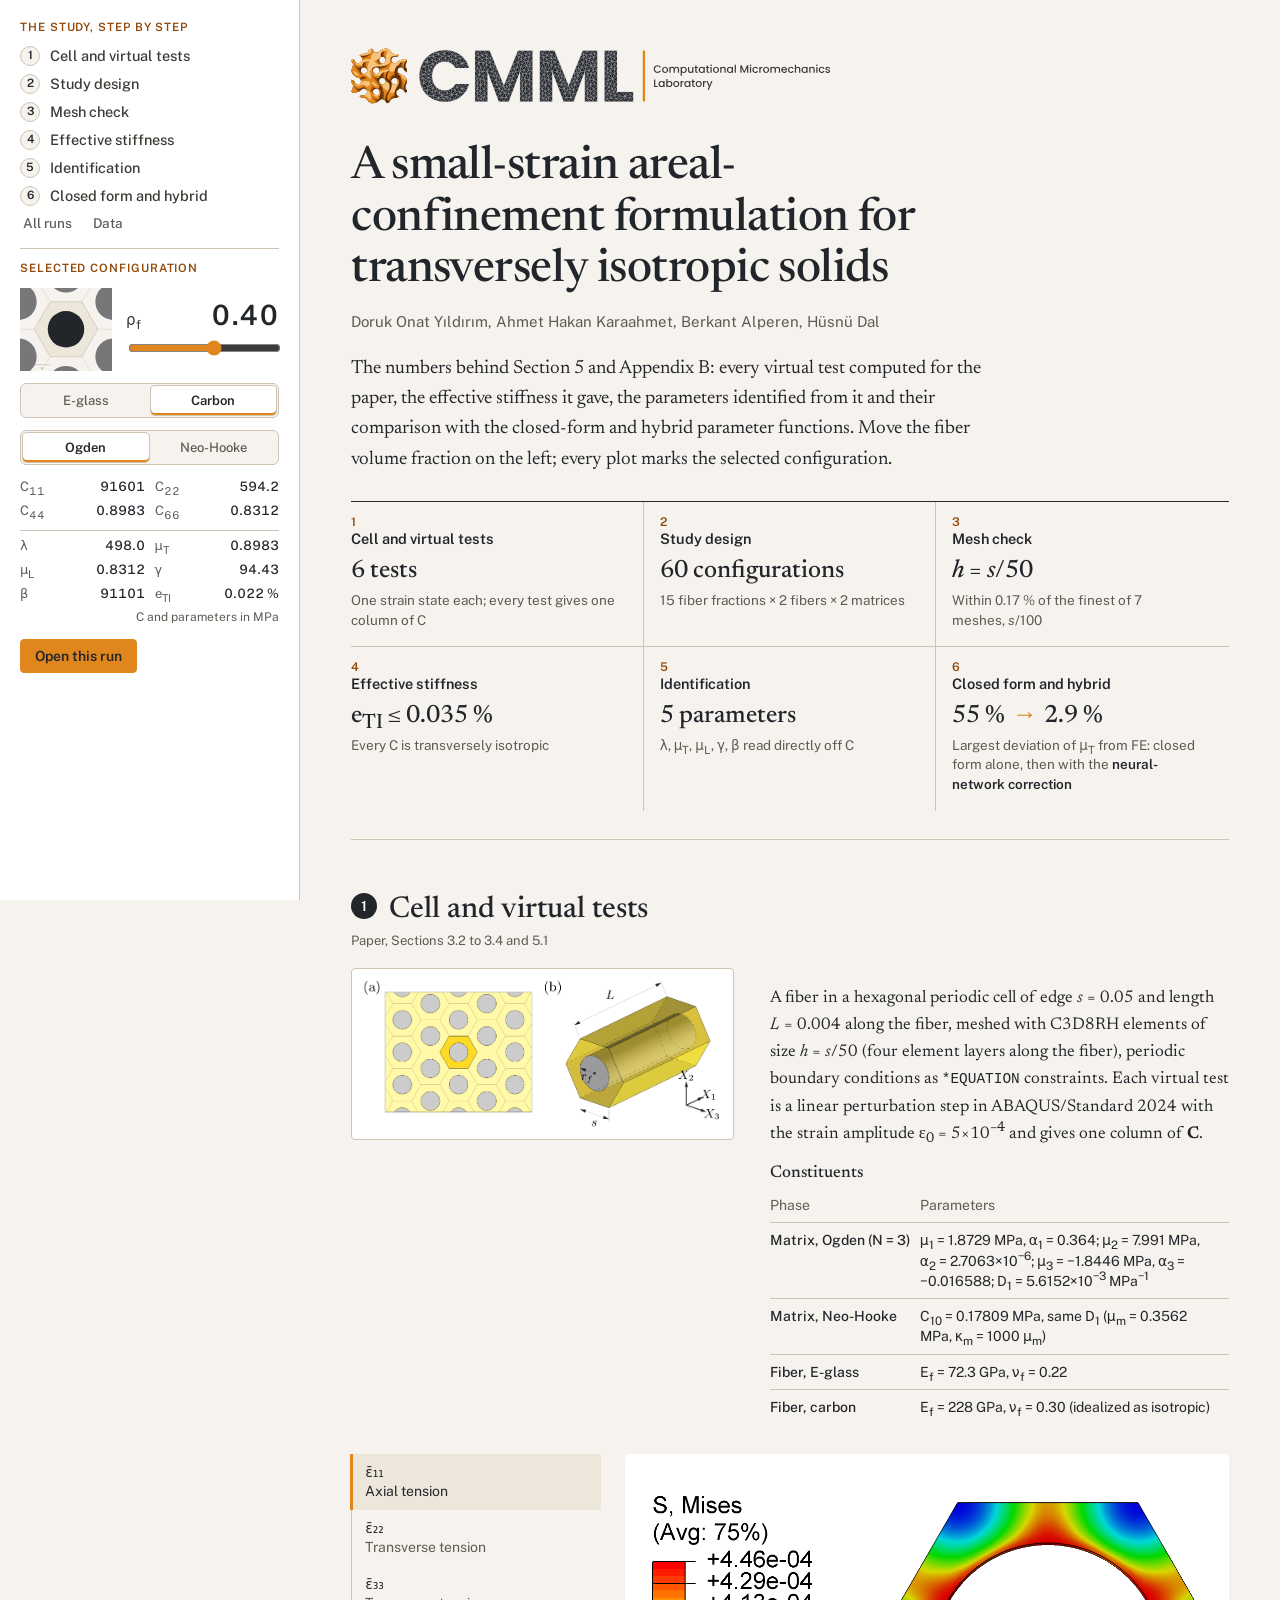
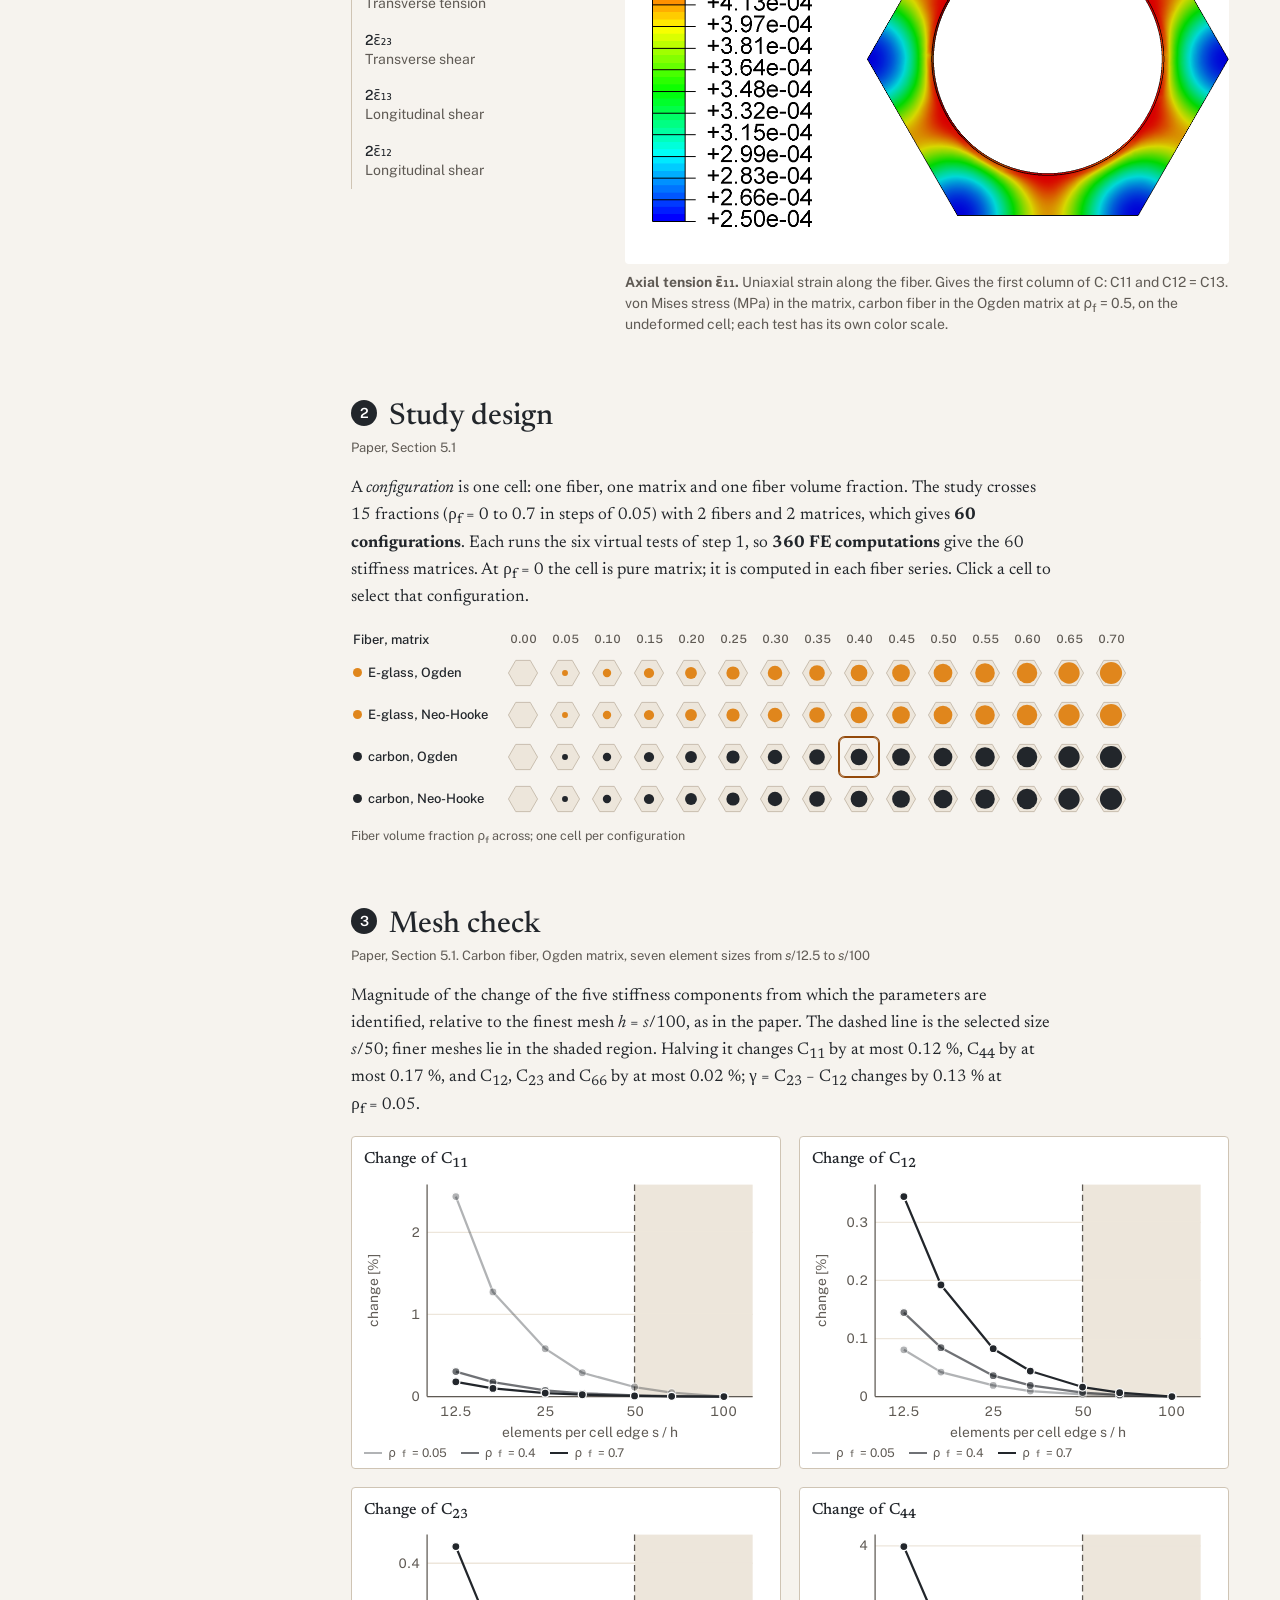
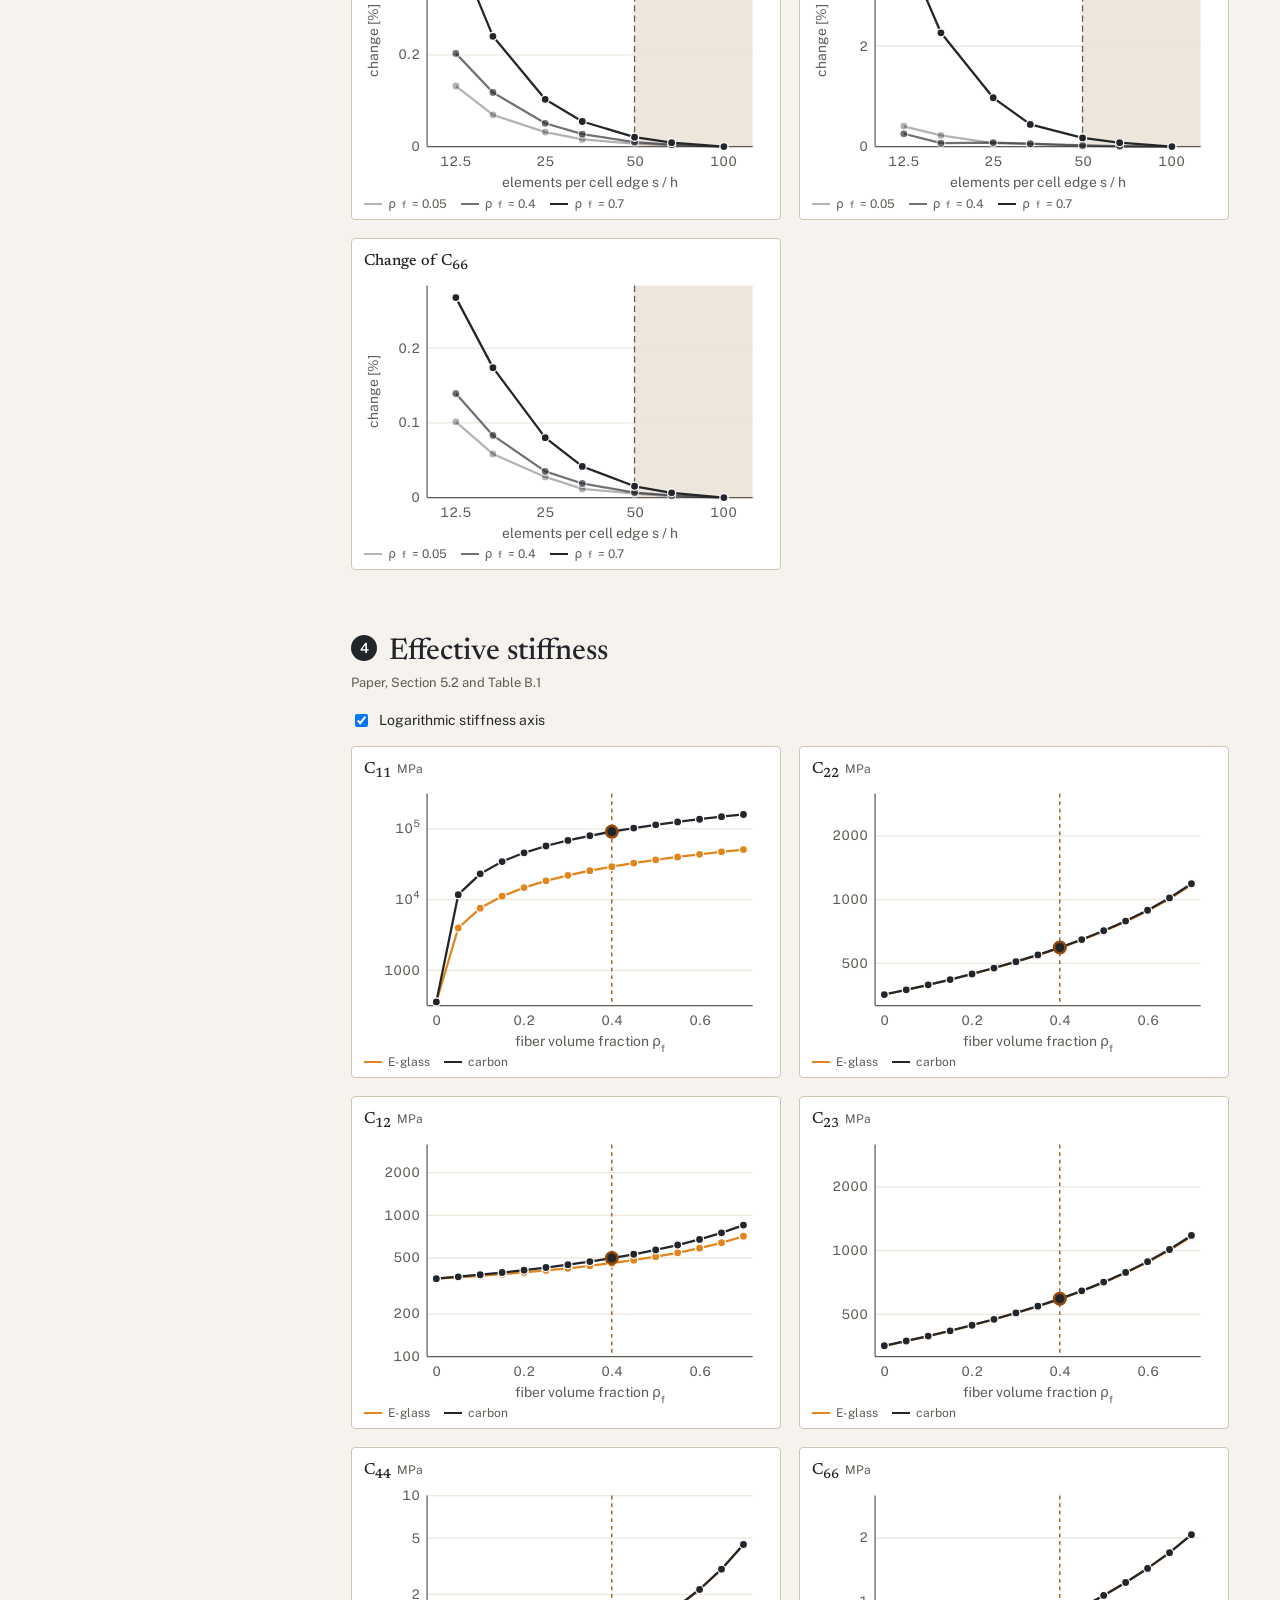
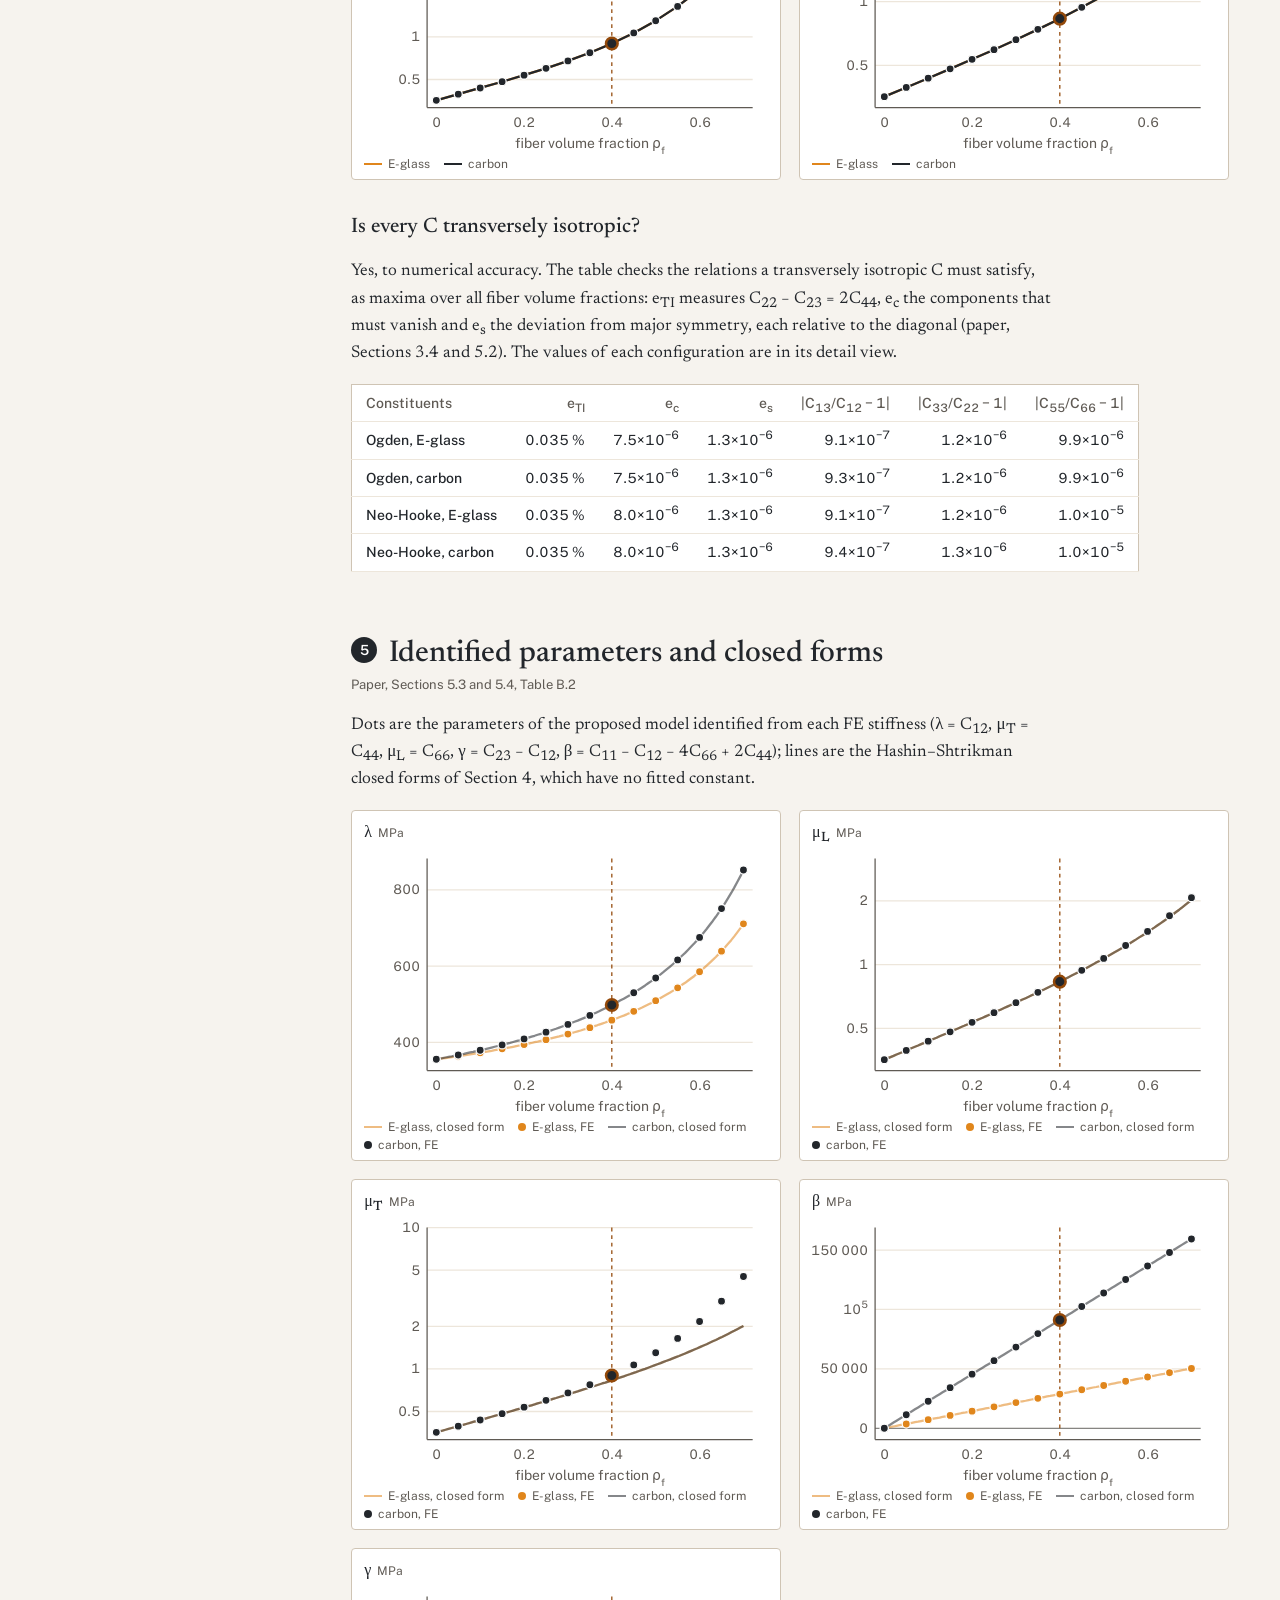
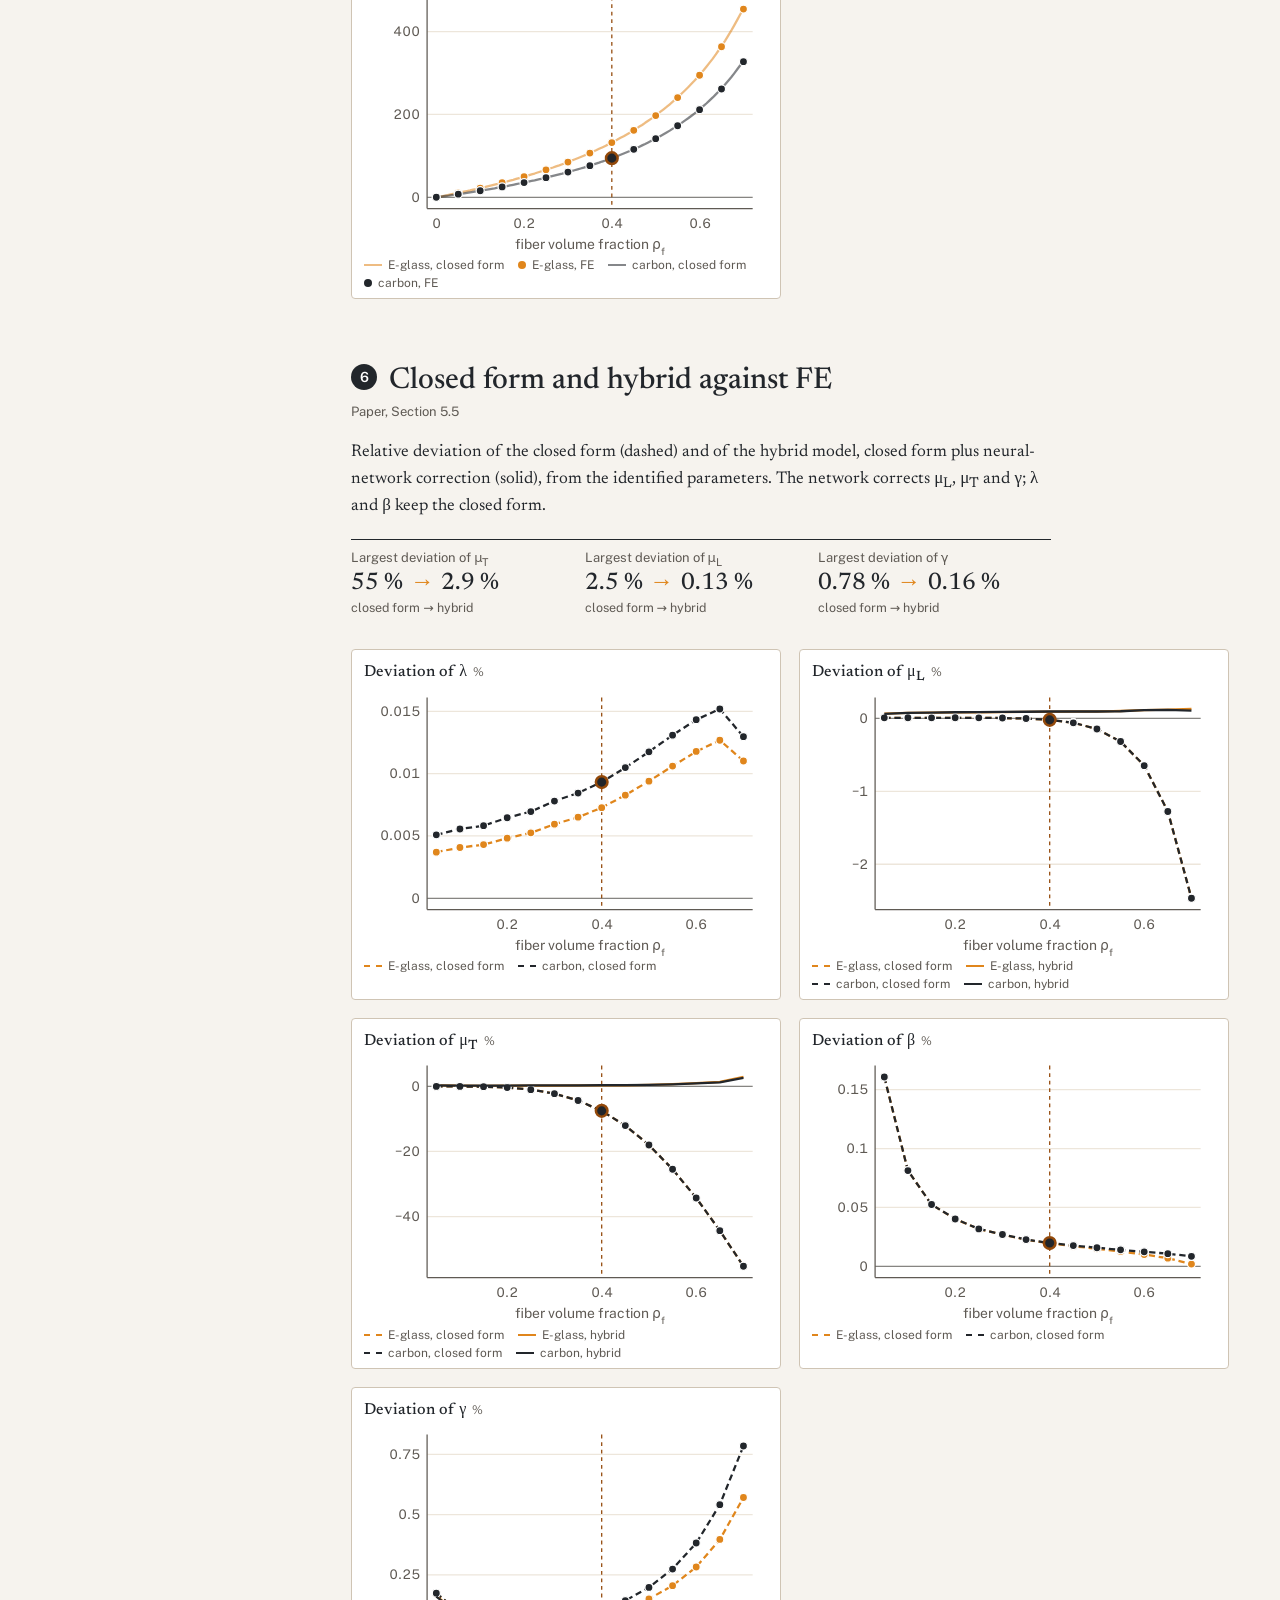
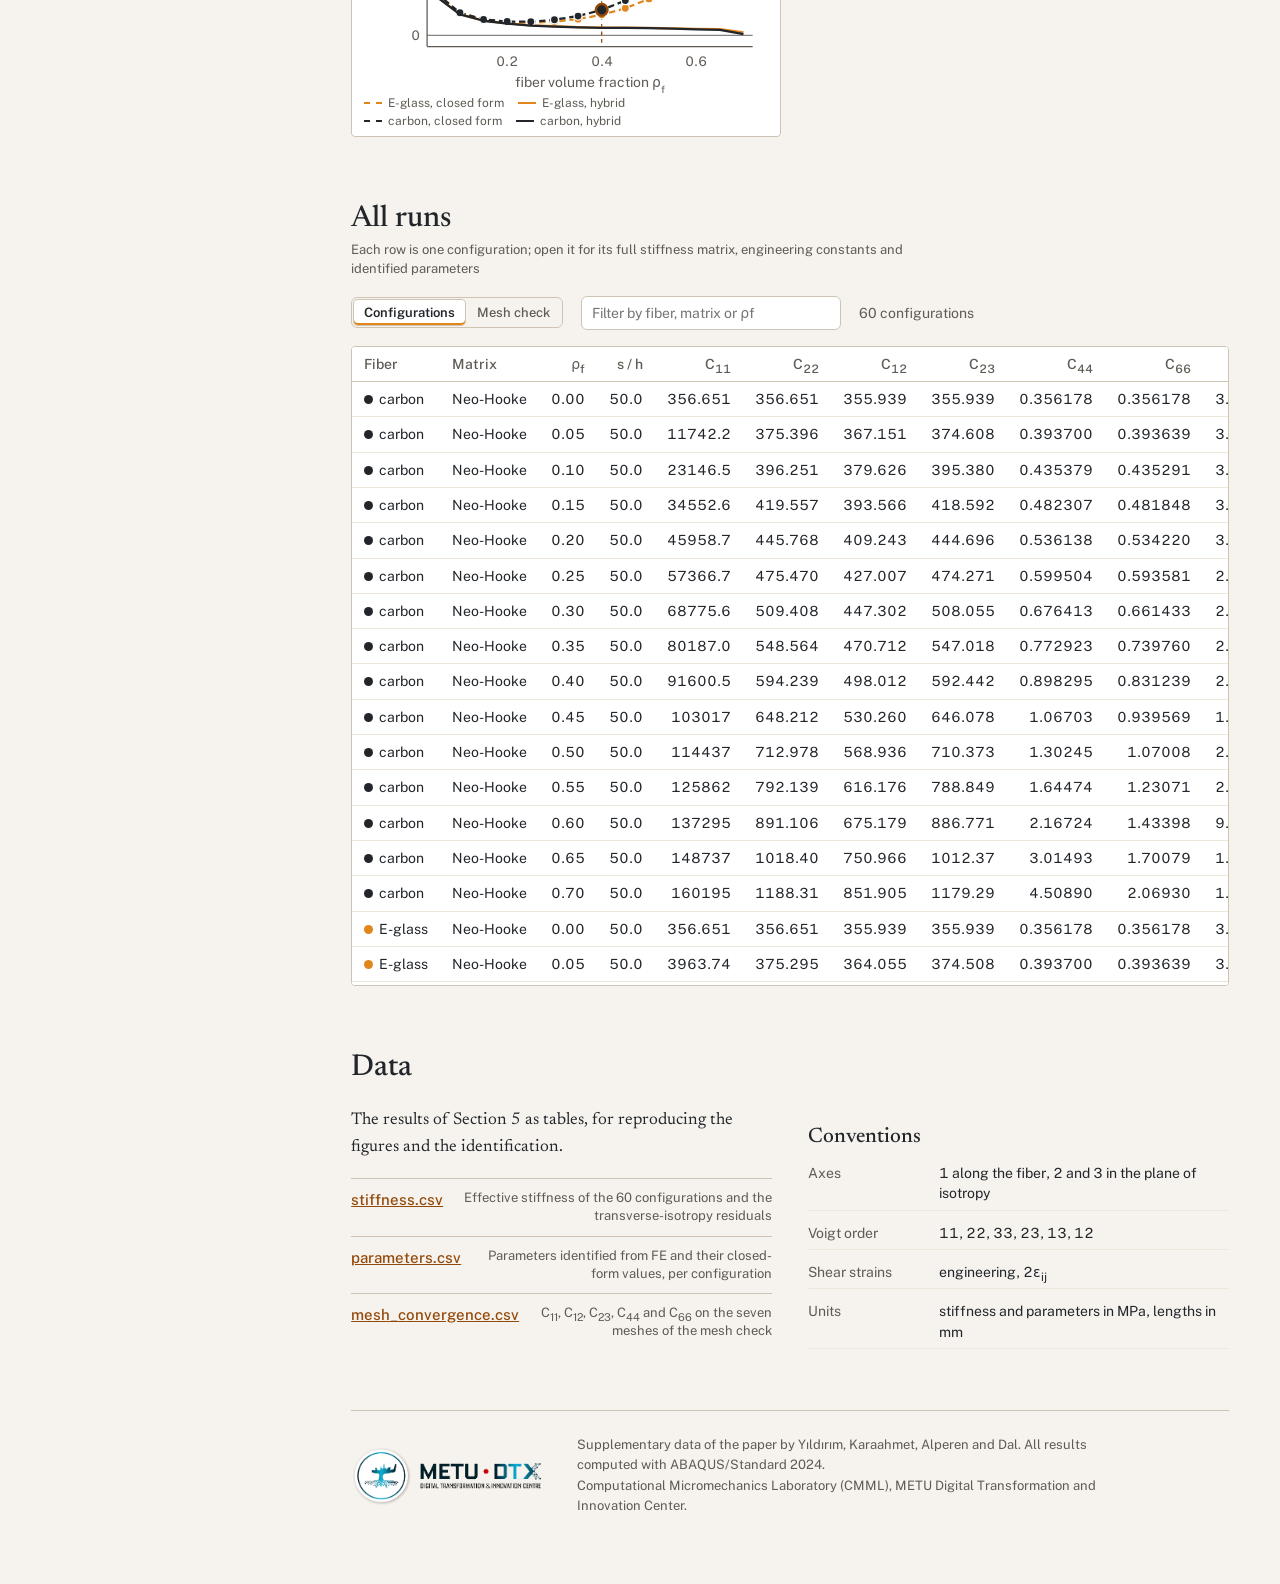
<file: docs/index.html>
<!doctype html>
<html lang="en">
<head>
<meta charset="utf-8">
<meta name="viewport" content="width=device-width, initial-scale=1">
<title>Areal confinement data</title>
<meta name="description" content="Every finite element run, stiffness matrix and identified parameter behind the paper on the areal-confinement formulation for transversely isotropic solids.">
<link rel="preconnect" href="https://fonts.googleapis.com">
<link rel="preconnect" href="https://fonts.gstatic.com" crossorigin>
<link href="https://fonts.googleapis.com/css2?family=Newsreader:ital,opsz,wght@0,6..72,400;0,6..72,500;0,6..72,600;1,6..72,400&family=Public+Sans:wght@400;500;600&display=swap" rel="stylesheet">
<link rel="stylesheet" href="style.css">
<link rel="icon" href="data:image/svg+xml,%3Csvg xmlns='http://www.w3.org/2000/svg' viewBox='-1 -1 2 2'%3E%3Cpolygon points='1,0 .5,.866 -.5,.866 -1,0 -.5,-.866 .5,-.866' fill='%23ede6db' stroke='%23b9ad9b' stroke-width='.08'/%3E%3Ccircle r='.55' fill='%23e0861c'/%3E%3C/svg%3E">
</head>
<body>
<a class="skip" href="#main">Skip to the data</a>

<aside class="rail" aria-label="Selected run">
  <div class="rail-inner">
    <nav class="steps" aria-label="Study steps">
      <p class="rail-title">The study, step by step</p>
      <ol id="step-nav">
        <li><a href="#model"><b>1</b>Cell and virtual tests</a></li>
        <li><a href="#design"><b>2</b>Study design</a></li>
        <li><a href="#mesh"><b>3</b>Mesh check</a></li>
        <li><a href="#stiffness"><b>4</b>Effective stiffness</a></li>
        <li><a href="#parameters"><b>5</b>Identification</a></li>
        <li><a href="#hybrid"><b>6</b>Closed form and hybrid</a></li>
        <li class="aux"><a href="#runs">All runs</a></li>
        <li class="aux"><a href="#data">Data</a></li>
      </ol>
    </nav>
    <p class="rail-title">Selected configuration</p>
    <div class="sel-head">
      <svg id="cell" class="cell" viewBox="-1.45 -1.3 2.9 2.6" role="img" aria-label="Cross-section of the periodic hexagonal cell at the selected fiber volume fraction"></svg>
      <div class="control">
        <label for="rho"><span class="sym">&rho;<sub>f</sub></span></label>
        <output id="rho-out" for="rho">0.40</output>
        <input id="rho" type="range" min="0" max="14" step="1" value="8" aria-label="Fiber volume fraction">
      </div>
    </div>
    <div class="control seg" role="radiogroup" aria-label="Fiber">
      <button type="button" data-fiber="E-glass" role="radio">E-glass</button>
      <button type="button" data-fiber="carbon" role="radio">Carbon</button>
    </div>
    <div class="control seg" role="radiogroup" aria-label="Matrix">
      <button type="button" data-matrix="ogden" role="radio">Ogden</button>
      <button type="button" data-matrix="neo_hooke" role="radio">Neo-Hooke</button>
    </div>
    <dl id="readout" class="readout"></dl>
    <button type="button" id="open-current" class="link-btn">Open this run</button>
  </div>
</aside>

<main id="main">
  <header class="intro">
    <picture class="brand">
      <source media="(max-width: 640px) and (prefers-color-scheme: dark)" srcset="img/logos/CMML_logo_EN_acronym_dark_transparent.svg" width="1706" height="412">
      <source media="(max-width: 640px)" srcset="img/logos/CMML_logo_EN_acronym_light.svg" width="1706" height="412">
      <source media="(prefers-color-scheme: dark)" srcset="img/logos/CMML_logo_EN_dark_transparent.svg">
      <img src="img/logos/CMML_logo_EN_light.svg" width="2835" height="412" alt="CMML &ndash; Computational Micromechanics Laboratory">
    </picture>
    <h1>A small-strain areal-confinement formulation for transversely isotropic solids</h1>
    <p class="authors">Doruk Onat Y&inodot;ld&inodot;r&inodot;m, Ahmet Hakan Karaahmet, Berkant Alperen, H&uuml;sn&uuml; Dal</p>
    <p class="lede">The numbers behind Section&nbsp;5 and Appendix&nbsp;B: every virtual test computed for the paper, the
      effective stiffness it gave, the parameters identified from it and their comparison with the closed-form and
      hybrid parameter functions. Move the fiber volume fraction on the left; every plot marks the selected configuration.</p>
    <ol class="flow" id="flow"></ol>
  </header>

  <section id="model" aria-labelledby="h-model">
    <h2 id="h-model"><span class="num">1</span>Cell and virtual tests</h2>
    <p class="sec-ref">Paper, Sections 3.2 to 3.4 and 5.1</p>
    <div class="split">
      <figure class="rve">
        <img src="img/fig_hexrve.png" alt="Hexagonal representative volume element with fiber, matrix and periodicity vectors" loading="lazy">
      </figure>
      <div>
        <p>A fiber in a hexagonal periodic cell of edge <i>s</i>&nbsp;=&nbsp;0.05 and length <i>L</i>&nbsp;=&nbsp;0.004 along the fiber, meshed with
          C3D8RH elements of size <i>h</i>&nbsp;=&nbsp;<i>s</i>/50 (four element layers along the fiber), periodic boundary conditions as
          <code>*EQUATION</code> constraints. Each virtual test is a linear perturbation step in ABAQUS/Standard 2024 with the strain amplitude
          &epsilon;<sub>0</sub>&nbsp;=&nbsp;5&times;10<sup>&minus;4</sup> and gives one column of <b>C</b>.</p>
        <table class="materials">
          <caption>Constituents</caption>
          <thead><tr><th scope="col">Phase</th><th scope="col">Parameters</th></tr></thead>
          <tbody>
            <tr><th scope="row">Matrix, Ogden (N = 3)</th><td>&mu;<sub>1</sub> = 1.8729 MPa, &alpha;<sub>1</sub> = 0.364; &mu;<sub>2</sub> = 7.991 MPa, &alpha;<sub>2</sub> = 2.7063&times;10<sup>&minus;6</sup>; &mu;<sub>3</sub> = &minus;1.8446 MPa, &alpha;<sub>3</sub> = &minus;0.016588; D<sub>1</sub> = 5.6152&times;10<sup>&minus;3</sup> MPa<sup>&minus;1</sup></td></tr>
            <tr><th scope="row">Matrix, Neo-Hooke</th><td>C<sub>10</sub> = 0.17809 MPa, same D<sub>1</sub> (&mu;<sub>m</sub> = 0.3562 MPa, &kappa;<sub>m</sub> = 1000 &mu;<sub>m</sub>)</td></tr>
            <tr><th scope="row">Fiber, E-glass</th><td>E<sub>f</sub> = 72.3 GPa, &nu;<sub>f</sub> = 0.22</td></tr>
            <tr><th scope="row">Fiber, carbon</th><td>E<sub>f</sub> = 228 GPa, &nu;<sub>f</sub> = 0.30 (idealized as isotropic)</td></tr>
          </tbody>
        </table>
      </div>
    </div>
    <div class="tests">
      <div class="test-tabs" role="tablist" aria-label="Virtual test" id="test-tabs"></div>
      <figure class="test-view" id="test-view" role="tabpanel"></figure>
    </div>
  </section>

  <section id="design" aria-labelledby="h-design">
    <h2 id="h-design"><span class="num">2</span>Study design</h2>
    <p class="sec-ref">Paper, Section 5.1</p>
    <p>A <em>configuration</em> is one cell: one fiber, one matrix and one fiber volume fraction. The study crosses
      15 fractions (&rho;<sub>f</sub>&nbsp;=&nbsp;0 to 0.7 in steps of 0.05) with 2 fibers and 2 matrices, which gives
      <b>60 configurations</b>. Each runs the six virtual tests of step&nbsp;1, so <b>360 FE computations</b> give the 60 stiffness matrices.
      At &rho;<sub>f</sub>&nbsp;=&nbsp;0 the cell is pure matrix; it is computed in each fiber series. Click a cell to select that configuration.</p>
    <div class="scroll"><table class="matrix" id="design-matrix"></table></div>
  </section>

  <section id="mesh" aria-labelledby="h-mesh">
    <h2 id="h-mesh"><span class="num">3</span>Mesh check</h2>
    <p class="sec-ref">Paper, Section 5.1. Carbon fiber, Ogden matrix, seven element sizes from <i>s</i>/12.5 to <i>s</i>/100</p>
    <p>Magnitude of the change of the five stiffness components from which the parameters are identified, relative to the finest mesh <i>h</i>&nbsp;=&nbsp;<i>s</i>/100, as in the paper. The dashed line is the selected size <i>s</i>/50; finer meshes lie in the shaded region.
      Halving it changes C<sub>11</sub> by at most 0.12&nbsp;%, C<sub>44</sub> by at most 0.17&nbsp;%, and C<sub>12</sub>, C<sub>23</sub> and C<sub>66</sub> by at most 0.02&nbsp;%;
      &gamma;&nbsp;=&nbsp;C<sub>23</sub>&nbsp;&minus;&nbsp;C<sub>12</sub> changes by 0.13&nbsp;% at &rho;<sub>f</sub>&nbsp;=&nbsp;0.05.</p>
    <div class="grid g3" id="mesh-charts"></div>
  </section>

  <section id="stiffness" aria-labelledby="h-stiffness">
    <h2 id="h-stiffness"><span class="num">4</span>Effective stiffness</h2>
    <p class="sec-ref">Paper, Section 5.2 and Table B.1</p>
    <div class="toolbar">
      <label class="check"><input type="checkbox" id="logy" checked> Logarithmic stiffness axis</label>
    </div>
    <div class="grid g3" id="stiff-charts"></div>
    <h3>Is every C transversely isotropic?</h3>
    <p>Yes, to numerical accuracy. The table checks the relations a transversely isotropic C must satisfy, as maxima over
      all fiber volume fractions: e<sub>TI</sub> measures C<sub>22</sub>&nbsp;&minus;&nbsp;C<sub>23</sub>&nbsp;=&nbsp;2C<sub>44</sub>,
      e<sub>c</sub> the components that must vanish and e<sub>s</sub> the deviation from major symmetry, each relative to the diagonal
      (paper, Sections&nbsp;3.4 and 5.2). The values of each configuration are in its detail view.</p>
    <div class="scroll"><table class="resid" id="resid-table"></table></div>
  </section>

  <section id="parameters" aria-labelledby="h-params">
    <h2 id="h-params"><span class="num">5</span>Identified parameters and closed forms</h2>
    <p class="sec-ref">Paper, Sections 5.3 and 5.4, Table B.2</p>
    <p>Dots are the parameters of the proposed model identified from each FE stiffness
      (&lambda; = C<sub>12</sub>, &mu;<sub>T</sub> = C<sub>44</sub>, &mu;<sub>L</sub> = C<sub>66</sub>, &gamma; = C<sub>23</sub> &minus; C<sub>12</sub>,
      &beta; = C<sub>11</sub> &minus; C<sub>12</sub> &minus; 4C<sub>66</sub> + 2C<sub>44</sub>); lines are the Hashin&ndash;Shtrikman closed forms of Section 4, which have no fitted constant.</p>
    <div class="grid g3" id="param-charts"></div>
  </section>

  <section id="hybrid" aria-labelledby="h-hybrid">
    <h2 id="h-hybrid"><span class="num">6</span>Closed form and hybrid against FE</h2>
    <p class="sec-ref">Paper, Section 5.5</p>
    <p>Relative deviation of the closed form (dashed) and of the hybrid model, closed form plus neural-network correction (solid), from the identified
      parameters. The network corrects &mu;<sub>L</sub>, &mu;<sub>T</sub> and &gamma;; &lambda; and &beta; keep the closed form.</p>
    <dl class="ledger gain" id="hybrid-gain"></dl>
    <div class="grid g3" id="dev-charts"></div>
  </section>

  <section id="runs" aria-labelledby="h-runs">
    <h2 id="h-runs">All runs</h2>
    <p class="sec-ref">Each row is one configuration; open it for its full stiffness matrix, engineering constants and identified parameters</p>
    <div class="toolbar" id="run-filters">
      <div class="seg small" role="radiogroup" aria-label="Study">
        <button type="button" data-study="main" role="radio">Configurations</button>
        <button type="button" data-study="mesh" role="radio">Mesh check</button>
      </div>
      <input type="search" id="run-search" placeholder="Filter by fiber, matrix or ρf" aria-label="Filter runs">
      <span id="run-count" class="muted"></span>
    </div>
    <div class="table-wrap">
      <table class="runs" id="run-table">
        <thead></thead>
        <tbody></tbody>
      </table>
    </div>
  </section>

  <section id="data" aria-labelledby="h-data">
    <h2 id="h-data">Data</h2>
    <div class="split even">
      <div>
        <p>The results of Section&nbsp;5 as tables, for reproducing the figures and the identification.</p>
        <ul class="downloads">
          <li><a href="data/stiffness.csv" download>stiffness.csv</a><span>Effective stiffness of the 60 configurations and the transverse-isotropy residuals</span></li>
          <li><a href="data/parameters.csv" download>parameters.csv</a><span>Parameters identified from FE and their closed-form values, per configuration</span></li>
          <li><a href="data/mesh_convergence.csv" download>mesh_convergence.csv</a><span>C<sub>11</sub>, C<sub>12</sub>, C<sub>23</sub>, C<sub>44</sub> and C<sub>66</sub> on the seven meshes of the mesh check</span></li>
        </ul>
      </div>
      <div>
        <h3>Conventions</h3>
        <dl class="kv conv">
          <div><dt>Axes</dt><dd>1 along the fiber, 2 and 3 in the plane of isotropy</dd></div>
          <div><dt>Voigt order</dt><dd>11, 22, 33, 23, 13, 12</dd></div>
          <div><dt>Shear strains</dt><dd>engineering, 2&epsilon;<sub>ij</sub></dd></div>
          <div><dt>Units</dt><dd>stiffness and parameters in MPa, lengths in mm</dd></div>
        </dl>
      </div>
    </div>
  </section>

  <footer class="foot">
    <picture class="dtx">
      <source media="(prefers-color-scheme: dark)" srcset="img/logos/metu_dtx_horizontal_en_white.png">
      <img src="img/logos/metu_dtx_horizontal_en.png" width="1940" height="622" alt="METU DTX &ndash; METU Digital Transformation and Innovation Center" loading="lazy">
    </picture>
    <div>
      <p>Supplementary data of the paper by Y&inodot;ld&inodot;r&inodot;m, Karaahmet, Alperen and Dal. All results computed with ABAQUS/Standard 2024.</p>
      <p>Computational Micromechanics Laboratory (CMML), METU Digital Transformation and Innovation Center.</p>
    </div>
  </footer>
</main>

<div class="drawer-backdrop" id="backdrop" hidden></div>
<aside class="drawer" id="drawer" aria-labelledby="drawer-title" role="dialog" aria-modal="true" hidden>
  <header class="drawer-head">
    <h2 id="drawer-title"></h2>
    <button type="button" class="close" id="drawer-close" aria-label="Close">&times;</button>
  </header>
  <div class="drawer-body" id="drawer-body"></div>
</aside>

<div class="tip" id="tip" role="status" hidden></div>
<script src="app.js"></script>
</body>
</html>
</file>
<file: docs/style.css>
/* colors: CMML design system tokens (surface, surface-raised, surface-soft, ink, ink-muted, ink-subtle, line,
   accent, accent-text, on-accent, focus). Amber is a fill or a 3px+ line on light ground, never text. */
:root {
  --bg: #f6f3ee; --surface: #ffffff; --soft: #ede6db; --ink: #22262b; --ink-muted: #3d3935; --muted: #5f5a54; --rule: #cfc4b4;
  --accent: #e0861c; --accent-text: #93490a; --on-accent: #22262b; --cursor: #93490a; --grid: #ede6db;
  --matrix: #ede6db; --matrix-edge: #b9ad9b; --glass: #e0861c; --carbon: #22262b;
  --serif: "Newsreader", "Iowan Old Style", Georgia, serif;
  --sans: "Public Sans", "Segoe UI", system-ui, sans-serif;
  --rail: 300px;
  color-scheme: light;
}
@media (prefers-color-scheme: dark) {
  :root:not([data-theme="light"]) {
    --bg: #1c1f23; --surface: #262a2f; --soft: #30353b; --ink: #f4f1ec; --ink-muted: #e4ded5; --muted: #b4ada3; --rule: #4a5058;
    --accent: #e0861c; --accent-text: #f7c47e; --on-accent: #22262b; --cursor: #f7c47e; --grid: #30353b;
    --matrix: #30353b; --matrix-edge: #646b74; --glass: #e0861c; --carbon: #f4f1ec;
    color-scheme: dark;
  }
}
:root[data-theme="dark"] {
  --bg: #1c1f23; --surface: #262a2f; --soft: #30353b; --ink: #f4f1ec; --ink-muted: #e4ded5; --muted: #b4ada3; --rule: #4a5058;
  --accent: #e0861c; --accent-text: #f7c47e; --on-accent: #22262b; --cursor: #f7c47e; --grid: #30353b;
  --matrix: #30353b; --matrix-edge: #646b74; --glass: #e0861c; --carbon: #f4f1ec;
  color-scheme: dark;
}

* { box-sizing: border-box; }
[hidden] { display: none !important; }
html { scroll-behavior: smooth; }
@media (prefers-reduced-motion: reduce) { html { scroll-behavior: auto; } * { transition: none !important; } }
body {
  margin: 0; background: var(--bg); color: var(--ink);
  font: 17px/1.6 var(--serif); font-optical-sizing: auto;
  display: grid; grid-template-columns: var(--rail) minmax(0, 1fr);
}
.skip { position: absolute; left: -999px; }
.skip:focus { left: 16px; top: 16px; z-index: 50; background: var(--surface); padding: 8px 12px; }
:focus-visible { outline: 2px solid var(--cursor); outline-offset: 2px; }
code { font: 0.85em/1 ui-monospace, Consolas, monospace; }
sub, sup { line-height: 0; }
.muted { color: var(--muted); }

/* rail: the cell is the instrument that drives the page */
.rail { position: sticky; top: 0; height: 100vh; border-right: 1px solid var(--rule); background: var(--surface); overflow-y: auto; }
.rail-inner { padding: 20px 20px 20px; display: flex; flex-direction: column; gap: 12px; font-family: var(--sans); font-size: 14px; }
.sel-head { display: grid; grid-template-columns: 92px minmax(0, 1fr); gap: 14px; align-items: center; }
.rail .sel-head .cell { max-width: none; margin: 0; }
.rail-title { margin: 0; font: 600 11.5px/1.3 var(--sans); letter-spacing: 0.08em; text-transform: uppercase; color: var(--accent-text); }
.cell { width: 100%; height: auto; display: block; }
.cell .tile { fill: var(--matrix); stroke: var(--matrix-edge); stroke-width: 0.012; opacity: 0.45; }
.cell .tile-fiber { opacity: 0.6; }
.cell .main { fill: var(--matrix); stroke: var(--matrix-edge); stroke-width: 0.014; }
.cell .fiber { transition: fill 200ms; }
.cell .dim { stroke: var(--muted); stroke-width: 0.008; fill: none; }
.cell text { font: 0.11px var(--sans); fill: var(--muted); }
.control { display: grid; grid-template-columns: 1fr auto; align-items: baseline; gap: 6px 10px; }
.control label { color: var(--ink-muted); font-size: 15px; }
.control output { font: 600 28px/1 var(--sans); font-variant-numeric: tabular-nums; }
.control input[type=range] { grid-column: 1 / -1; width: 100%; accent-color: var(--accent); }
.seg { display: flex; border: 1px solid var(--rule); border-radius: 6px; padding: 2px; gap: 2px; background: var(--bg); }
.seg button { flex: 1; font: 500 13px/1 var(--sans); padding: 8px 10px; border: 0; border-radius: 4px; background: transparent; color: var(--muted); cursor: pointer; }
.seg button:hover { color: var(--ink); }
.seg button[aria-checked="true"] { background: var(--surface); color: var(--ink); font-weight: 600; box-shadow: 0 0 0 1px var(--rule), inset 0 -2px 0 var(--accent); }
.seg.small button { padding: 6px 10px; }
.readout { margin: 0; display: grid; grid-template-columns: auto 1fr auto 1fr; gap: 3px 10px; font-size: 13px; font-variant-numeric: tabular-nums; }
.readout .unit { grid-column: 1 / -1; font-size: 12px; text-align: right; }
.readout dt { color: var(--muted); }
.readout dd { color: var(--ink); font-weight: 500; }
.readout dd { margin: 0; text-align: right; }
.readout .sep { grid-column: 1 / -1; border-top: 1px solid var(--rule); margin: 6px 0 2px; }
.link-btn { align-self: start; font: 600 14px var(--sans); color: var(--on-accent); background: var(--accent); border: 1px solid var(--accent); border-radius: 4px; padding: 8px 14px; cursor: pointer; }
.link-btn:hover { background: var(--ink); border-color: var(--ink); color: var(--surface); }

/* step navigator: a menu, numbered as the section headings */
.steps ol { list-style: none; margin: 8px -8px 0; padding: 0; display: grid; grid-template-columns: auto 1fr; gap: 2px; }
.steps li { grid-column: 1 / -1; }
.steps li.aux { grid-column: auto; }
.steps a { display: flex; gap: 10px; align-items: center; padding: 3px 8px; border-radius: 4px; font: 500 14.5px/1.3 var(--sans); color: var(--ink-muted); text-decoration: none; box-shadow: inset 3px 0 0 transparent; }
.steps a b { flex: none; display: grid; place-items: center; width: 20px; height: 20px; border-radius: 50%; font: 600 11.5px/1 var(--sans); color: var(--ink); background: var(--bg); border: 1px solid var(--rule); }
.steps a:hover { background: var(--soft); color: var(--ink); }
.steps a[aria-current] { background: var(--soft); color: var(--ink); font-weight: 600; box-shadow: inset 3px 0 0 var(--accent); }
.steps a[aria-current] b { background: var(--accent); border-color: var(--accent); color: var(--on-accent); }
.steps .aux a { font-size: 13.5px; color: var(--muted); padding: 4px 8px 4px 11px; }
.steps + .rail-title { border-top: 1px solid var(--rule); padding-top: 12px; }
.rail .cell { max-width: 210px; margin: 0 auto; }

/* main column */
main { padding: 0 clamp(16px, 4vw, 56px) 40px; min-width: 0; }
main > header, main > section, main > footer { max-width: 1120px; }
.intro { padding: 40px 0 28px; border-bottom: 1px solid var(--rule); }
/* logos: files of the CMML and METU DTX design systems, placed as supplied (their margins are part of the files) */
.brand { display: block; margin: 0 0 30px -8px; }
.brand img { display: block; height: 72px; width: auto; max-width: 100%; }
.intro h1 { font: 500 clamp(30px, 4.2vw, 46px)/1.12 var(--serif); letter-spacing: -0.012em; margin: 0 0 14px; max-width: 22ch; }
.authors { font: 15px/1.4 var(--sans); color: var(--muted); margin: 0 0 22px; }
.lede { font-size: 19px; max-width: 64ch; margin: 0 0 26px; }
.flow { list-style: none; margin: 0; padding: 0; display: grid; grid-template-columns: repeat(3, minmax(0, 1fr)); border-top: 1px solid var(--ink); }
.flow li:nth-child(n+4) { border-top: 1px solid var(--rule); }
.flow li:nth-child(3n) { border-right: 0; }
.flow li:nth-child(3n+1) a { margin-left: 0; }
.flow li { border-right: 1px solid var(--rule); }
.flow li:last-child { border-right: 0; }
.flow a { display: grid; gap: 2px; align-content: start; padding: 14px 16px 16px 0; margin-left: 16px; color: inherit; text-decoration: none; height: 100%; }
.flow li:first-child a { margin-left: 0; }
.flow a:hover .ft { color: var(--accent-text); text-decoration: underline; text-underline-offset: 3px; }
.flow .fn { font: 600 12px/1 var(--sans); color: var(--accent-text); }
.flow .ft { font: 600 14.5px/1.3 var(--sans); }
.flow .fk { font: 500 25px/1.2 var(--serif); font-variant-numeric: tabular-nums lining-nums; margin-top: 6px; }
.to { color: var(--accent); padding: 0 2px; }
.flow .fd { font: 13.5px/1.45 var(--sans); color: var(--muted); margin-top: 2px; max-width: 34ch; text-wrap: pretty; }
.flow .fd b { font-weight: 600; color: var(--ink); }
h2 .num { display: inline-block; font: 600 14px/1 var(--sans); color: var(--surface); background: var(--ink); border-radius: 50%; width: 26px; height: 26px; line-height: 26px; text-align: center; margin-right: 12px; vertical-align: 6px; }
.matrix { font: 13px/1.2 var(--sans); }
.matrix caption { caption-side: bottom; text-align: left; color: var(--muted); padding-top: 8px; font-size: 12.5px; }
.matrix th { font-weight: 500; color: var(--muted); padding: 4px 2px; font-variant-numeric: tabular-nums; font-size: 11.5px; }
.matrix th.l { text-align: left; padding-right: 14px; white-space: nowrap; color: var(--ink); font-size: 13px; }
.matrix td { padding: 1px; }
.matrix button { display: block; width: 40px; height: 40px; padding: 3px; border: 1px solid transparent; border-radius: 6px; background: none; cursor: pointer; }
.matrix button:hover { border-color: var(--rule); }
.matrix button.sel { border-color: var(--cursor); box-shadow: 0 0 0 1px var(--cursor); }
.matrix svg { width: 100%; height: 100%; display: block; }
.matrix .hx { fill: var(--matrix); stroke: var(--matrix-edge); stroke-width: 0.05; }
.matrix .sw, .runs .sw { display: inline-block; width: 9px; height: 9px; border-radius: 50%; margin-right: 6px; }
.ledger { display: grid; grid-template-columns: repeat(auto-fit, minmax(140px, 1fr)); gap: 0; margin: 0; border-top: 1px solid var(--ink); }
.ledger div { padding: 10px 14px 4px 0; }
.ledger dt { font: 13px/1.3 var(--sans); color: var(--muted); }
.ledger dd { margin: 2px 0 0; font: 500 24px/1.2 var(--serif); font-variant-numeric: tabular-nums lining-nums; }
.ledger.small { grid-template-columns: minmax(0, 1fr); }
.ledger.gain { margin: 18px 0 22px; max-width: 70ch; }
.ledger.gain dd small { display: block; font: 12.5px/1.4 var(--sans); color: var(--muted); margin: 2px 0 6px; }
.ledger.small dt, .ledger.small dd { overflow-wrap: anywhere; }
.ledger.small dd { font-size: 15px; font-family: var(--sans); }
section { padding: 52px 0 12px; scroll-margin-top: 12px; }
h2 { font: 500 30px/1.2 var(--serif); margin: 0 0 4px; }
h3 { font: 500 21px/1.3 var(--serif); margin: 34px 0 6px; }
.sec-ref { font: 13px/1.4 var(--sans); color: var(--muted); margin: 0 0 18px; }
section > p, .split p { max-width: 70ch; }
.split { display: grid; grid-template-columns: minmax(0, 5fr) minmax(0, 6fr); gap: 36px; align-items: start; }
.split.even { grid-template-columns: minmax(0, 1fr) minmax(0, 1fr); }
.rve { margin: 0; background: #fff; border: 1px solid var(--rule); border-radius: 4px; padding: 10px; }
.rve img { width: 100%; height: auto; display: block; }
table { border-collapse: collapse; font: 14px/1.45 var(--sans); }
.materials { width: 100%; margin-top: 12px; }
.materials caption { text-align: left; font: 500 17px var(--serif); padding-bottom: 6px; }
.materials th, .materials td { text-align: left; vertical-align: top; padding: 7px 10px 7px 0; border-top: 1px solid var(--rule); }
.materials th[scope=row] { font-weight: 500; white-space: nowrap; }
.materials thead th { color: var(--muted); font-weight: 400; border-top: 0; }

.tests { margin-top: 30px; display: grid; grid-template-columns: 250px minmax(0, 1fr); gap: 24px; align-items: start; }
.test-tabs { display: flex; flex-direction: column; border-left: 1px solid var(--rule); }
.test-tabs button { text-align: left; font: 14px/1.35 var(--sans); background: none; border: 0; border-left: 3px solid transparent; margin-left: -2px; padding: 9px 12px; color: var(--muted); cursor: pointer; }
.test-tabs button[aria-selected="true"] { border-left-color: var(--accent); color: var(--ink); background: var(--soft); }
.test-tabs button b { display: block; font-weight: 500; color: var(--ink); }
.test-view { margin: 0; }
.test-view img { width: 100%; max-width: 720px; height: auto; display: block; border-radius: 4px; background: #fff; }
.test-view figcaption { font: 14px/1.5 var(--sans); color: var(--muted); margin-top: 8px; max-width: 70ch; }

.toolbar { display: flex; flex-wrap: wrap; gap: 12px 18px; align-items: center; margin: 0 0 16px; font: 14px var(--sans); }
.check { display: inline-flex; gap: 8px; align-items: center; cursor: pointer; }
.grid { display: grid; gap: 18px; }
.g3 { grid-template-columns: repeat(auto-fill, minmax(290px, 1fr)); }

/* charts */
.chart { background: var(--surface); border: 1px solid var(--rule); border-radius: 4px; padding: 12px 12px 6px; }
.chart h4 { margin: 0 0 2px; font: 500 16px/1.3 var(--serif); }
.chart h4 small { font: 12px var(--sans); color: var(--muted); margin-left: 6px; }
.chart svg { width: 100%; height: auto; display: block; overflow: visible; font-family: var(--sans); }
.chart .axis line, .chart .axis path { stroke: var(--muted); stroke-width: 1; }
.chart .gridline { stroke: var(--grid); stroke-width: 1; }
.chart .tick { font-size: 10.5px; fill: var(--muted); font-variant-numeric: tabular-nums; }
.chart .alabel { font-size: 11px; fill: var(--muted); }
.chart .series { fill: none; stroke-width: 1.8; stroke-linejoin: round; }
.chart .dot { stroke: var(--surface); stroke-width: 1; cursor: pointer; }
.chart .dot.sel { stroke: var(--cursor); stroke-width: 2; }
.chart .cursor { stroke: var(--cursor); stroke-width: 1; stroke-dasharray: 3 3; }
.chart .mark { stroke: var(--muted); stroke-width: 1; stroke-dasharray: 5 3; }
.chart .shade { fill: var(--grid); }
.legend { display: flex; flex-wrap: wrap; gap: 4px 14px; font: 12px var(--sans); color: var(--muted); margin: 4px 0 2px; }
.legend span { display: inline-flex; align-items: center; gap: 6px; }
.legend i { display: inline-block; width: 18px; height: 0; border-top: 2px solid; }
.legend i.dotkey { width: 8px; height: 8px; border: 0; border-radius: 50%; }
.legend i.dash { border-top-style: dashed; }

.resid { font-variant-numeric: tabular-nums; background: var(--surface); border: 1px solid var(--rule); border-radius: 4px; }
.resid th, .resid td { padding: 8px 14px; text-align: right; white-space: nowrap; border-bottom: 1px solid var(--grid); }
.resid thead th { font-weight: 500; color: var(--muted); }
.resid th.l { text-align: left; font-weight: 500; }

/* run table */
.toolbar input[type=search] { font: 14px var(--sans); padding: 8px 10px; border: 1px solid var(--rule); border-radius: 6px; background: var(--surface); color: var(--ink); min-width: 260px; }
.table-wrap { overflow-x: auto; border: 1px solid var(--rule); border-radius: 4px; background: var(--surface); max-height: 640px; }
.runs { width: 100%; font-variant-numeric: tabular-nums; }
.runs th, .runs td { padding: 7px 12px; text-align: right; white-space: nowrap; border-bottom: 1px solid var(--grid); }
.runs th:first-child, .runs td:first-child, .runs td.l, .runs th.l { text-align: left; }
.runs thead th { position: sticky; top: 0; background: var(--surface); font-weight: 500; color: var(--muted); border-bottom: 1px solid var(--rule); cursor: pointer; user-select: none; }
.runs thead th[aria-sort] { color: var(--ink); }
.runs tbody tr { cursor: pointer; }
.runs tbody tr:hover, .runs tbody tr.sel { background: var(--soft); }
.runs .sw { display: inline-block; width: 9px; height: 9px; border-radius: 50%; margin-right: 6px; vertical-align: 0; }
.runs code { font-size: 12px; color: var(--muted); }

.downloads { list-style: none; padding: 0; margin: 16px 0 0; font: 15px/1.4 var(--sans); }
.downloads li { padding: 10px 0; border-top: 1px solid var(--rule); display: flex; justify-content: space-between; gap: 12px; }
.downloads a { color: var(--accent-text); font-weight: 500; }
.downloads span { color: var(--muted); font-size: 13px; text-align: right; }
.foot { margin-top: 48px; padding-top: 24px; border-top: 1px solid var(--rule); font: 13px/1.5 var(--sans); color: var(--muted); display: flex; flex-wrap: wrap; align-items: center; gap: 16px 36px; }
.foot .dtx img { display: block; width: 190px; height: auto; }
.foot > div { flex: 1 1 320px; }
.foot p { margin: 0 0 2px; max-width: 70ch; }

/* drawer */
.drawer-backdrop { position: fixed; inset: 0; background: rgb(10 15 20 / 0.35); z-index: 30; }
.drawer { position: fixed; top: 0; right: 0; bottom: 0; width: min(760px, 100vw); background: var(--surface); z-index: 31; display: flex; flex-direction: column; border-left: 1px solid var(--rule); box-shadow: -18px 0 40px rgb(0 0 0 / 0.12); }
.drawer-head { display: flex; justify-content: space-between; align-items: start; gap: 16px; padding: 22px 26px 14px; border-bottom: 1px solid var(--rule); }
.drawer-head h2 { font-size: 24px; }
.close { font: 28px/1 var(--sans); background: none; border: 0; color: var(--muted); cursor: pointer; padding: 0 4px; }
.drawer-body { overflow-y: auto; padding: 6px 26px 40px; font-family: var(--sans); font-size: 14px; }
.drawer-body h3 { font-size: 18px; margin: 24px 0 8px; }
.drawer-body .ids { color: var(--muted); }
.drawer-body table { width: 100%; font-variant-numeric: tabular-nums; }
.drawer-body td, .drawer-body th { padding: 5px 8px; text-align: right; border-bottom: 1px solid var(--grid); }
.drawer-body th { font-weight: 500; color: var(--muted); }
.drawer-body td.l, .drawer-body th.l { text-align: left; }
.cmat td { font-size: 12.5px; }
.scroll { overflow-x: auto; overflow-y: hidden; }
.kv { display: grid; grid-template-columns: repeat(auto-fill, minmax(170px, 1fr)); gap: 6px 18px; margin: 0; }
.kv div { display: flex; justify-content: space-between; gap: 8px; border-bottom: 1px solid var(--grid); padding: 4px 0; }
.kv dt { color: var(--muted); }
.kv dd { margin: 0; font-variant-numeric: tabular-nums; }
.kv.conv { grid-template-columns: minmax(0, 1fr); font: 14px/1.45 var(--sans); }
.kv.conv div { display: grid; grid-template-columns: 8.5em minmax(0, 1fr); gap: 12px; padding: 6px 0; }

.tip { position: fixed; z-index: 40; pointer-events: none; background: var(--ink); color: var(--surface); font: 12px/1.45 var(--sans); padding: 6px 9px; border-radius: 4px; max-width: 260px; font-variant-numeric: tabular-nums; }

@media (max-width: 980px) {
  body { display: block; }
  .rail { position: sticky; top: 0; height: auto; z-index: 20; border-right: 0; border-bottom: 1px solid var(--rule); }
  .rail-inner { padding: 8px 16px; display: grid; grid-template-columns: 1fr 1fr; gap: 6px 12px; align-items: center; }
  .sel-head { grid-column: 1 / -1; grid-template-columns: 52px minmax(0, 1fr); }
  .rail-inner .seg button { padding: 6px 8px; }
  .rail-title, .readout, #open-current, .steps { display: none; }
  .control output { font-size: 20px; }
  .split, .split.even, .tests { grid-template-columns: 1fr; }
  .test-tabs { flex-direction: row; overflow-x: auto; border-left: 0; border-bottom: 1px solid var(--rule); }
  .test-tabs button { border-left: 0; border-bottom: 3px solid transparent; margin: 0 0 -2px; white-space: nowrap; }
  .test-tabs button[aria-selected="true"] { border-bottom-color: var(--accent); }
  .test-tabs button b { display: inline; }
  .test-tabs button span { display: none; }
  .intro { padding-top: 24px; }
  .brand { margin-bottom: 22px; }
  .flow { grid-template-columns: 1fr 1fr; }
  .flow li:nth-child(n) { border-right: 1px solid var(--rule); }
  .flow li:nth-child(2n) { border-right: 0; }
  .flow li:nth-child(n+3) { border-top: 1px solid var(--rule); }
  .flow li:nth-child(n) a { margin-left: 16px; }
  .flow li:nth-child(2n+1) a { margin-left: 0; }
}
@media (max-width: 520px) {
  body { font-size: 16px; }
  .toolbar input[type=search] { min-width: 0; width: 100%; }
  .g3 { grid-template-columns: 1fr; }
  .flow .fk { font-size: 21px; }
}
</file>
